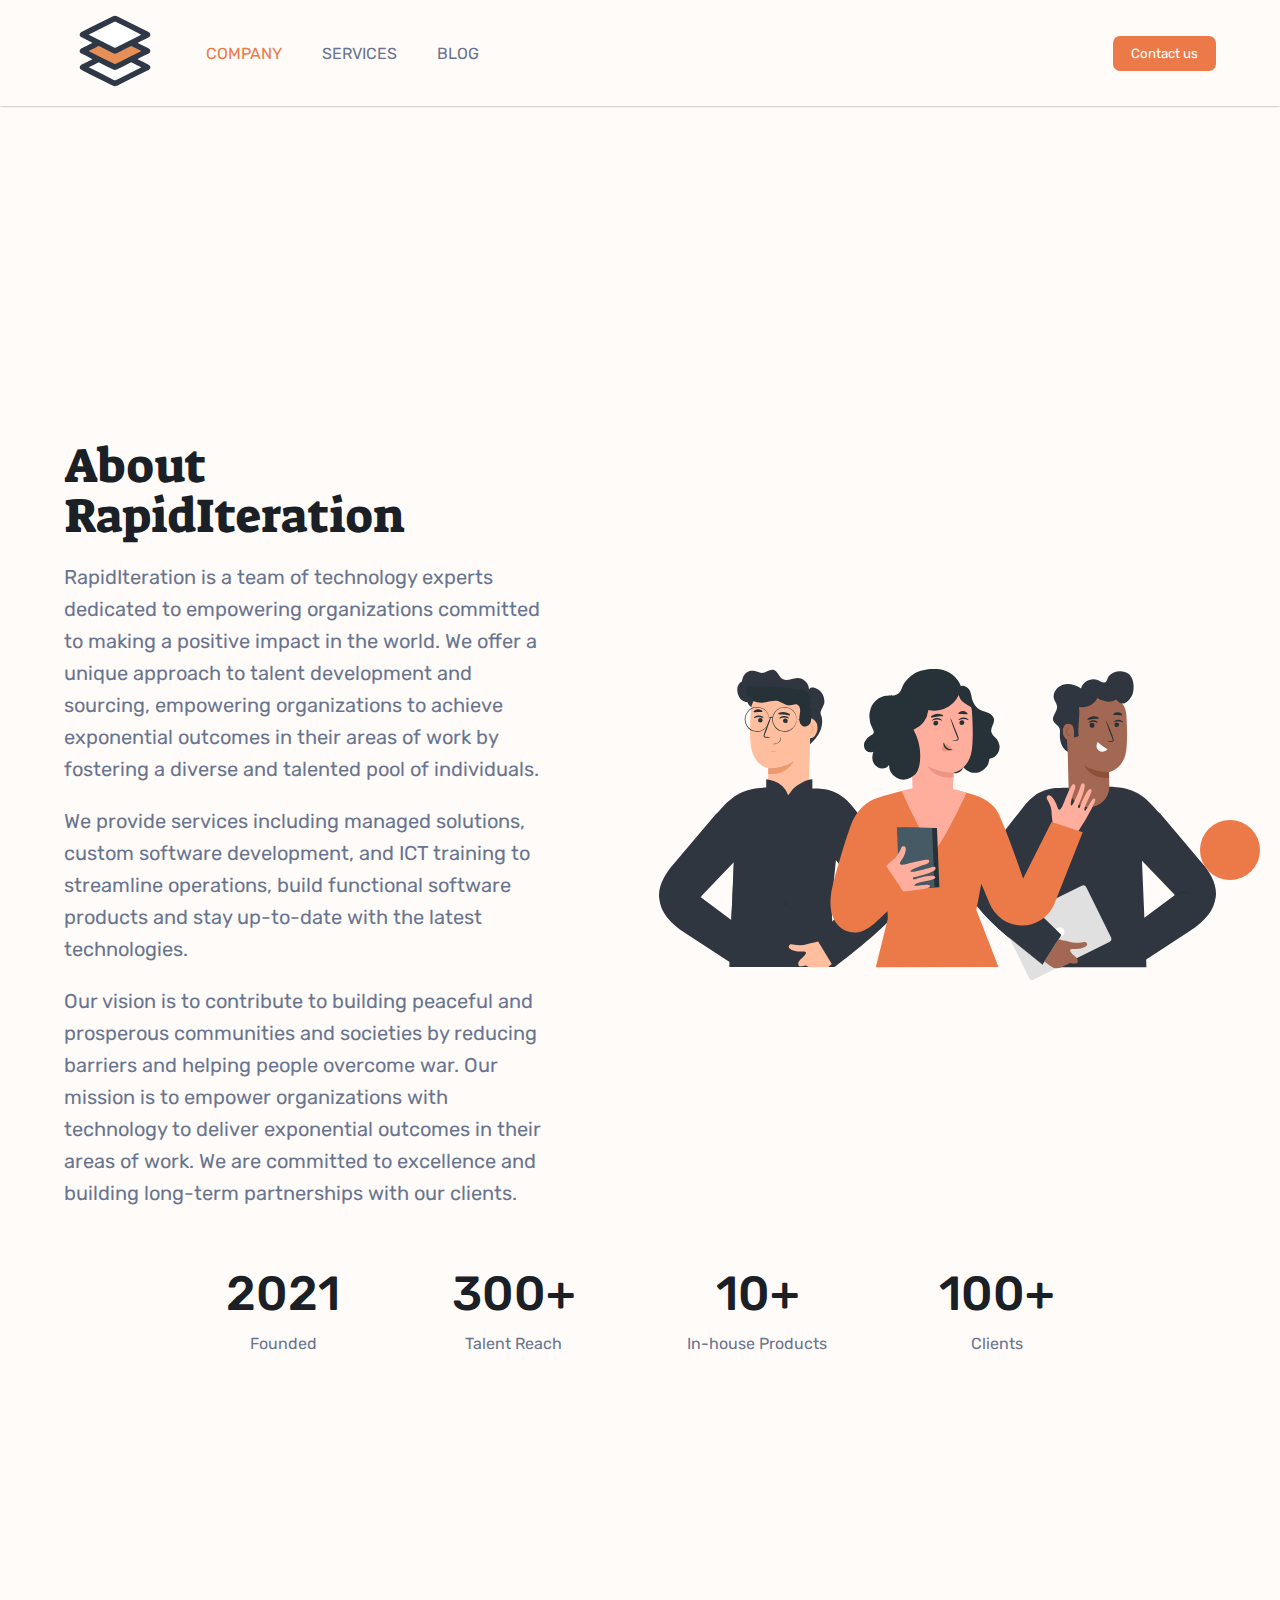
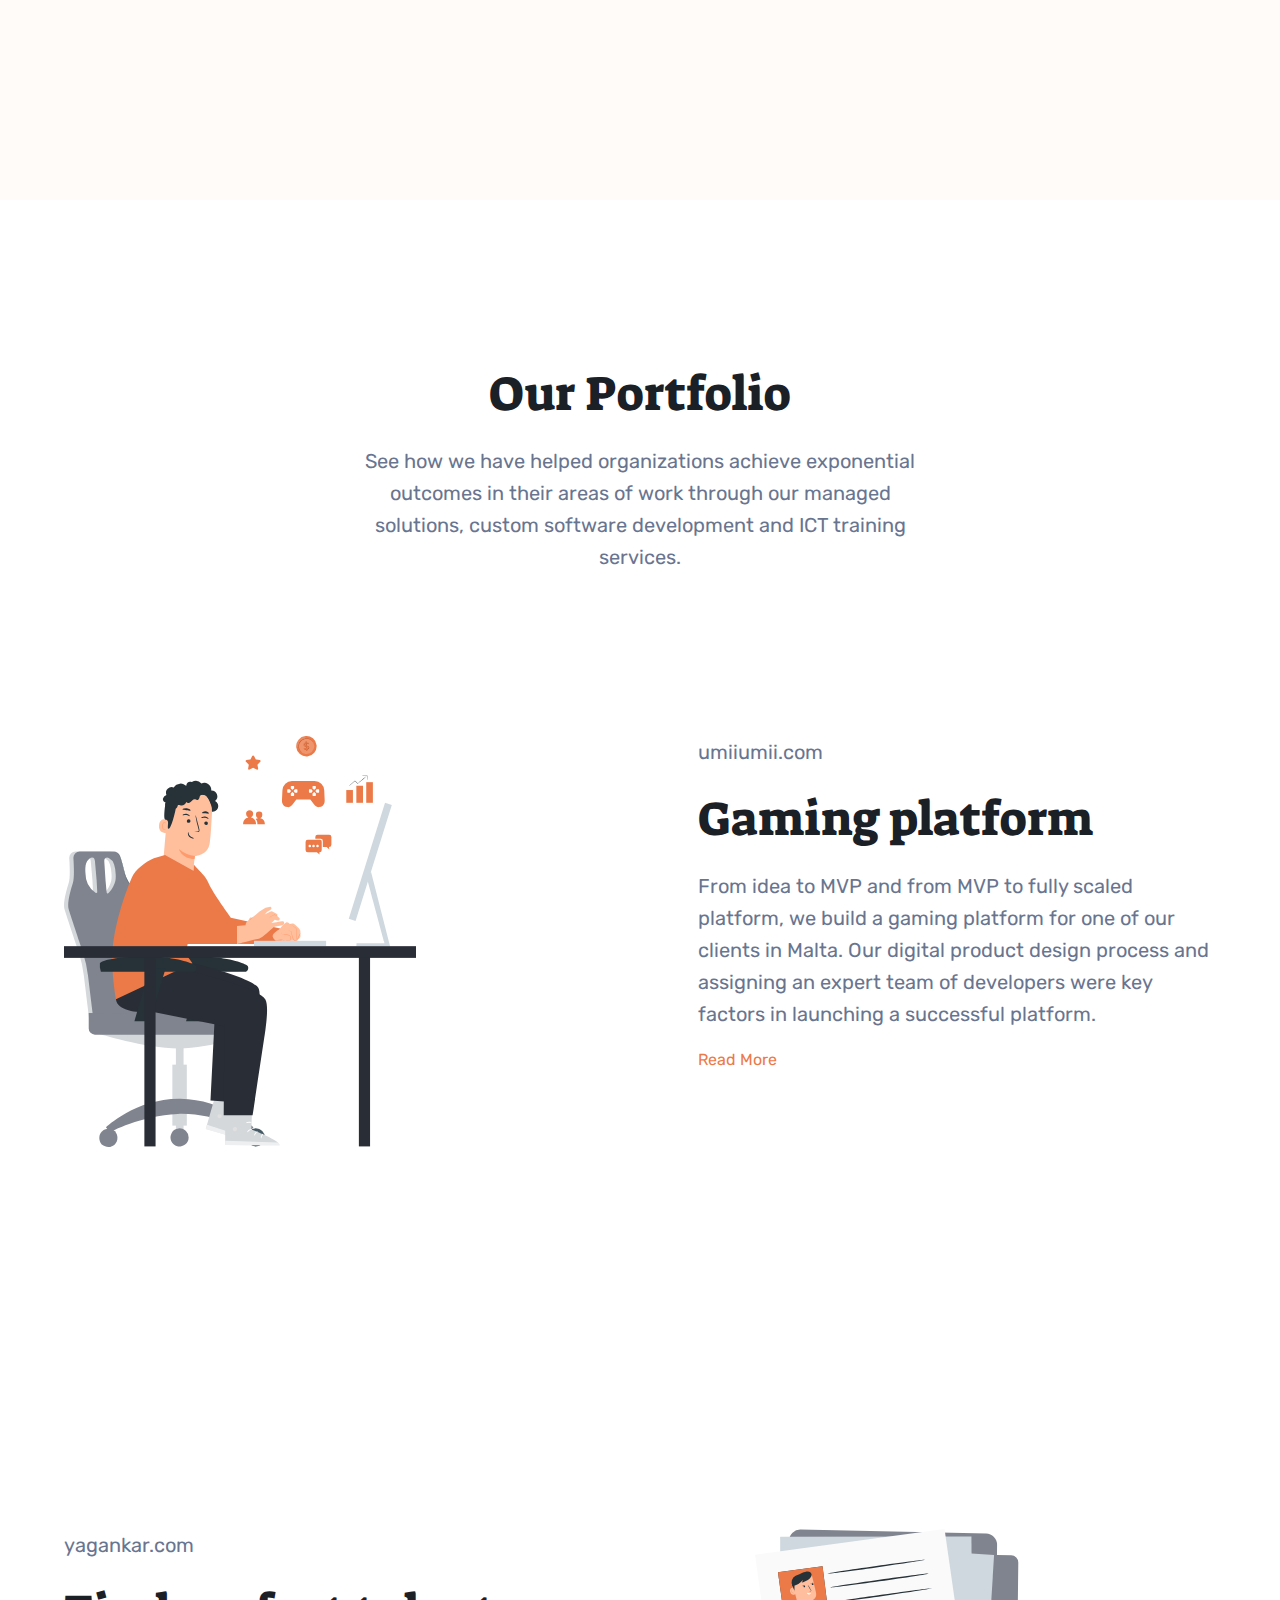
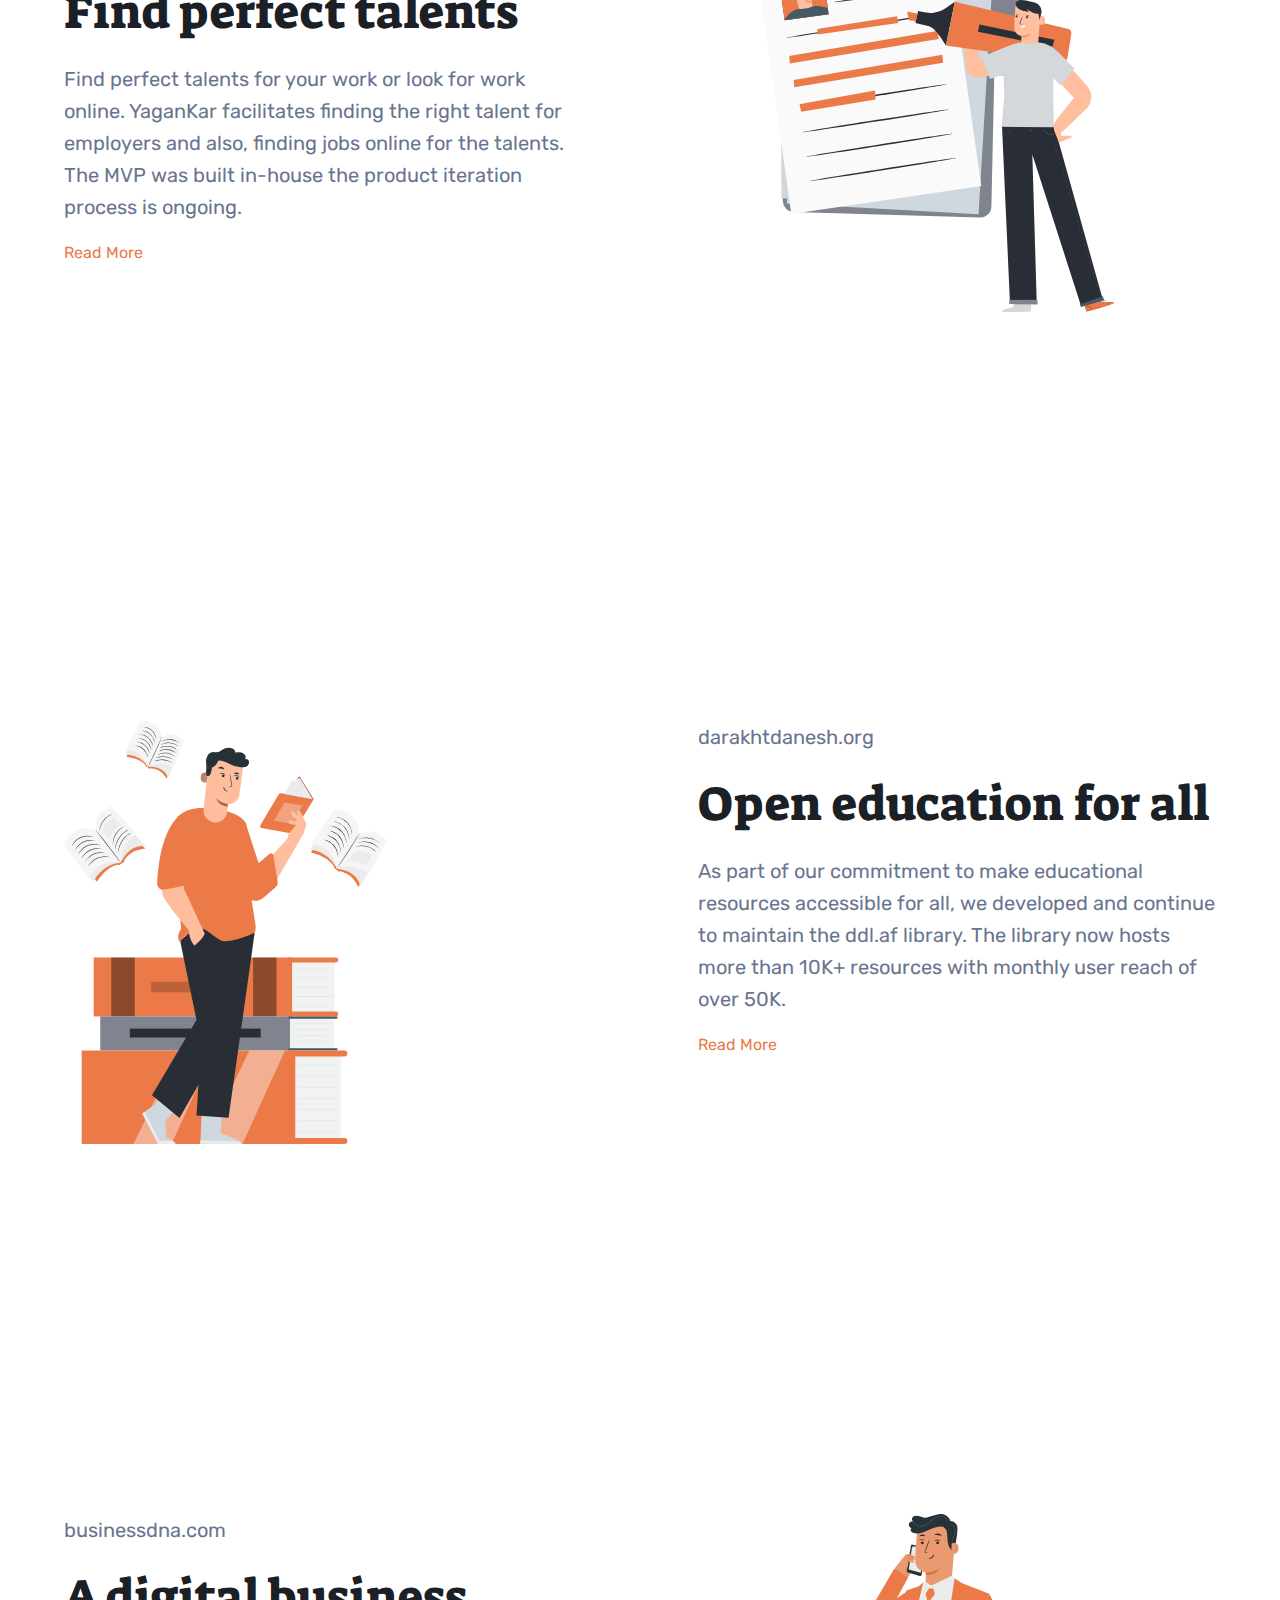
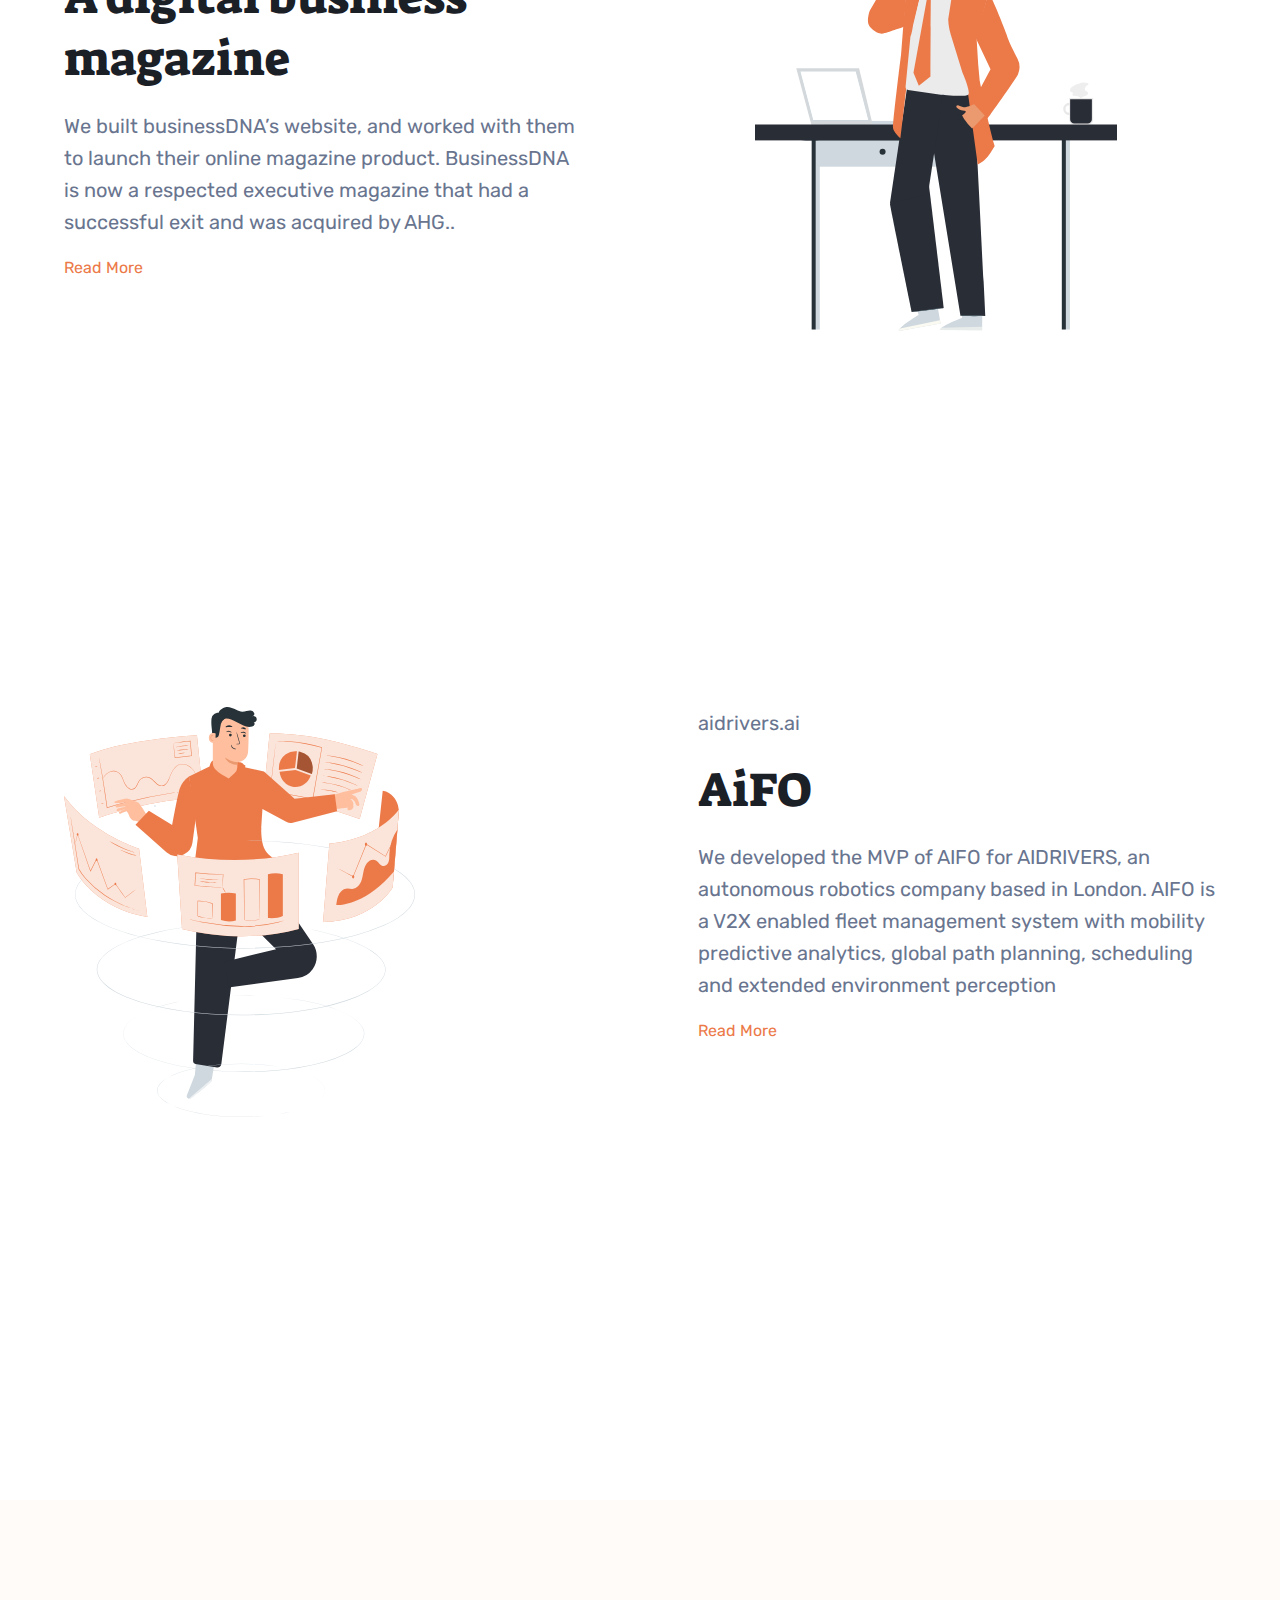
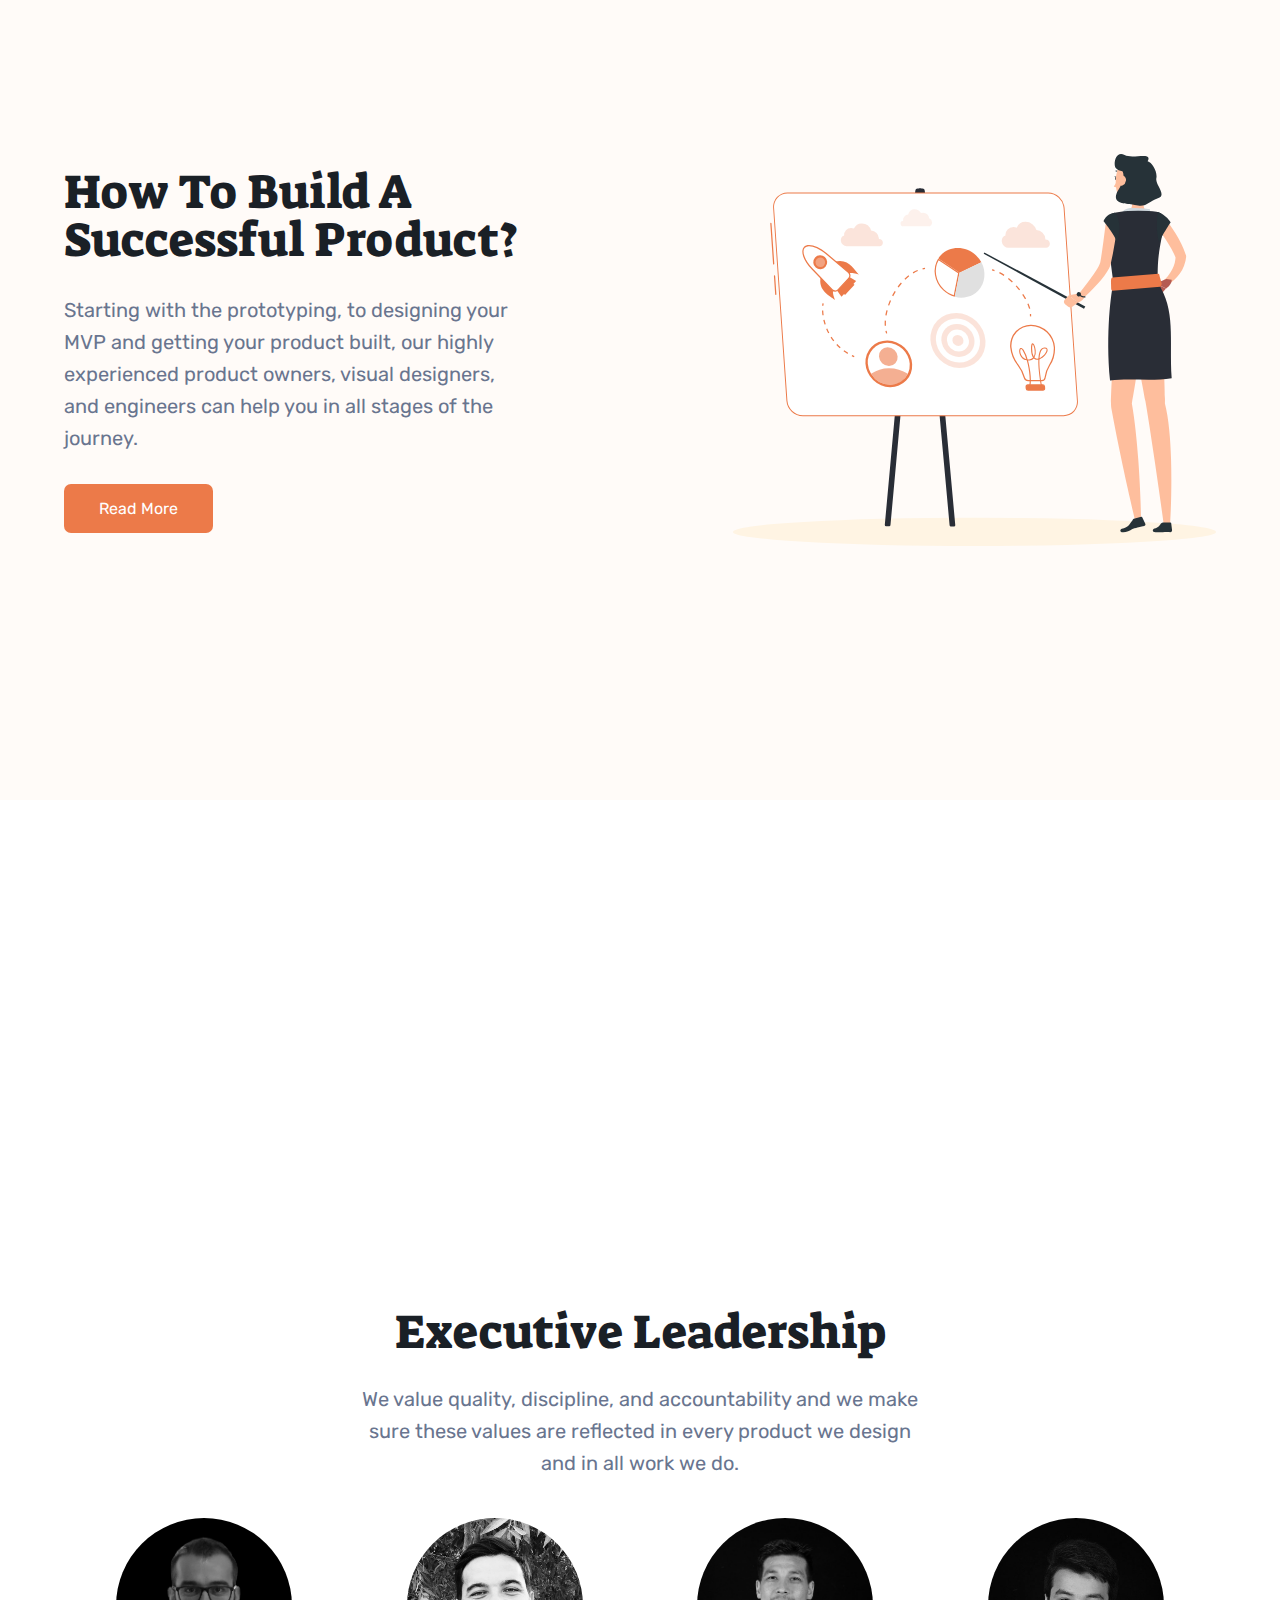
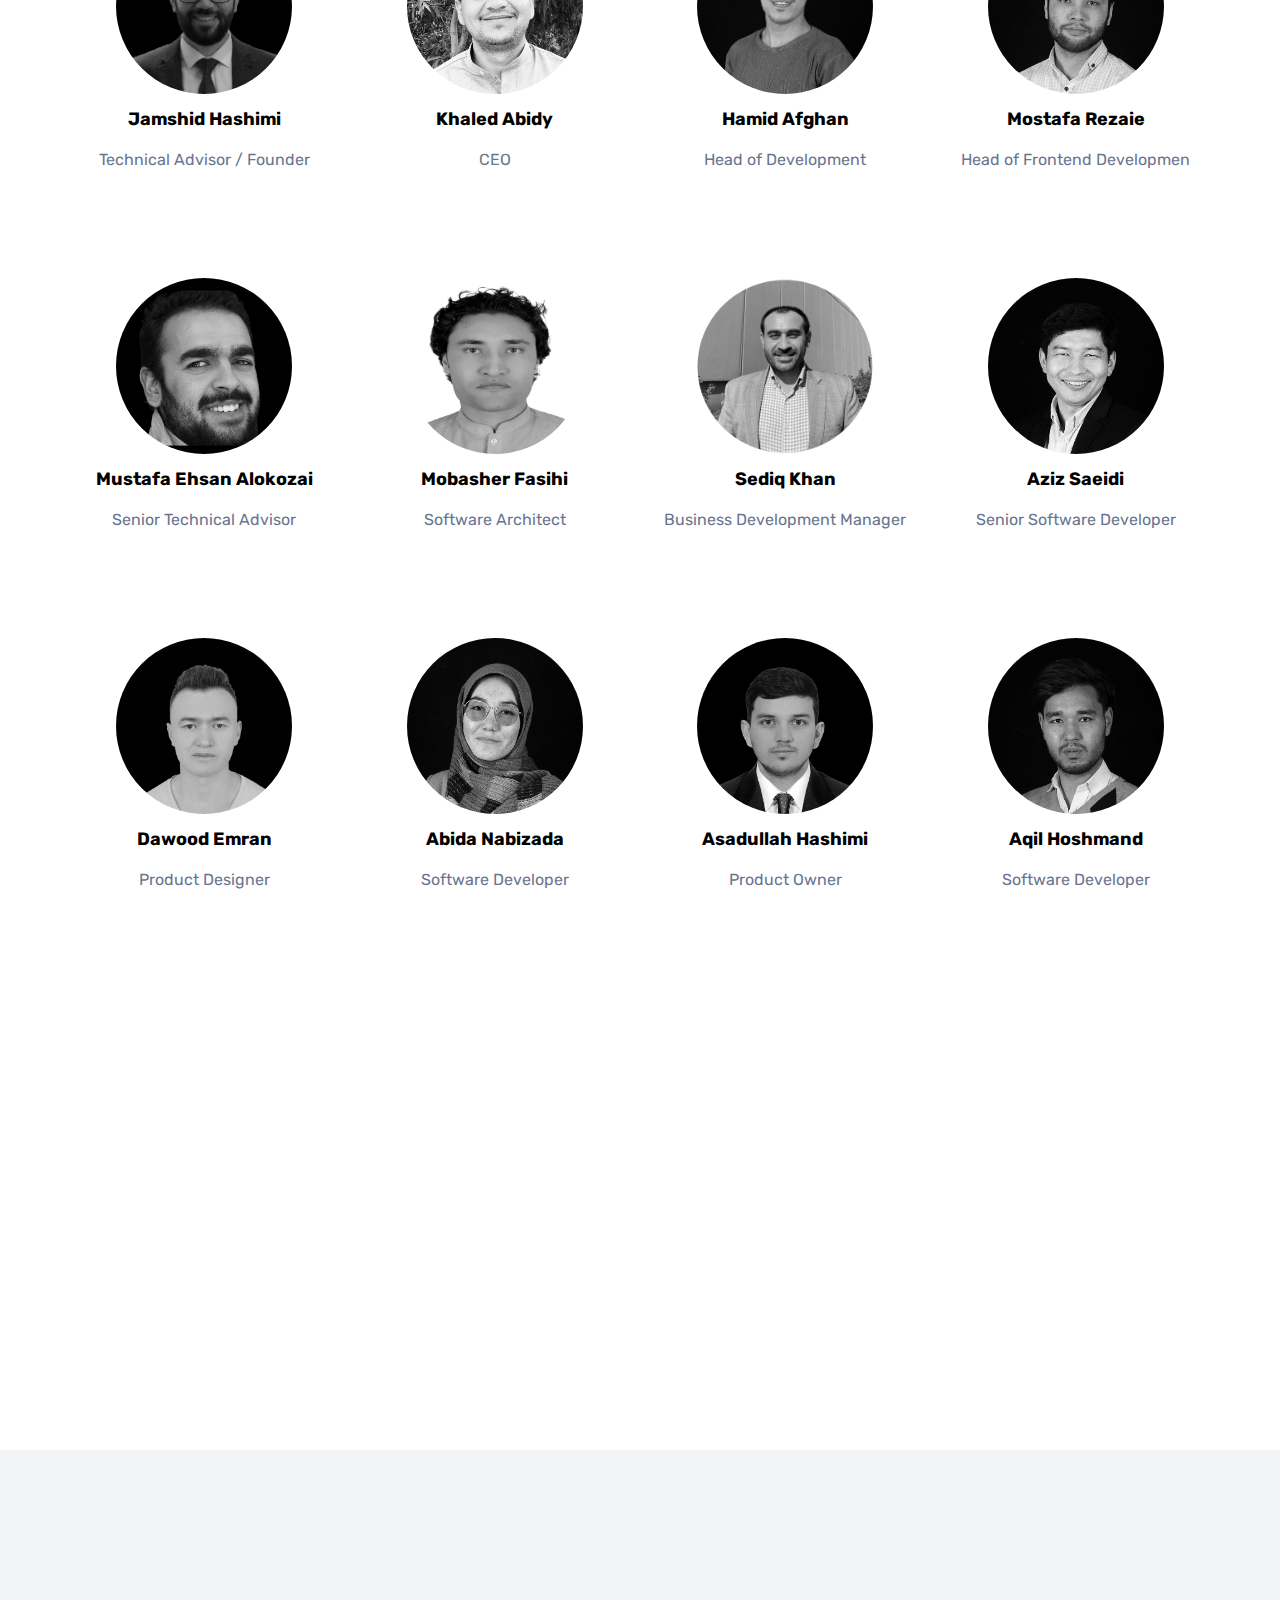
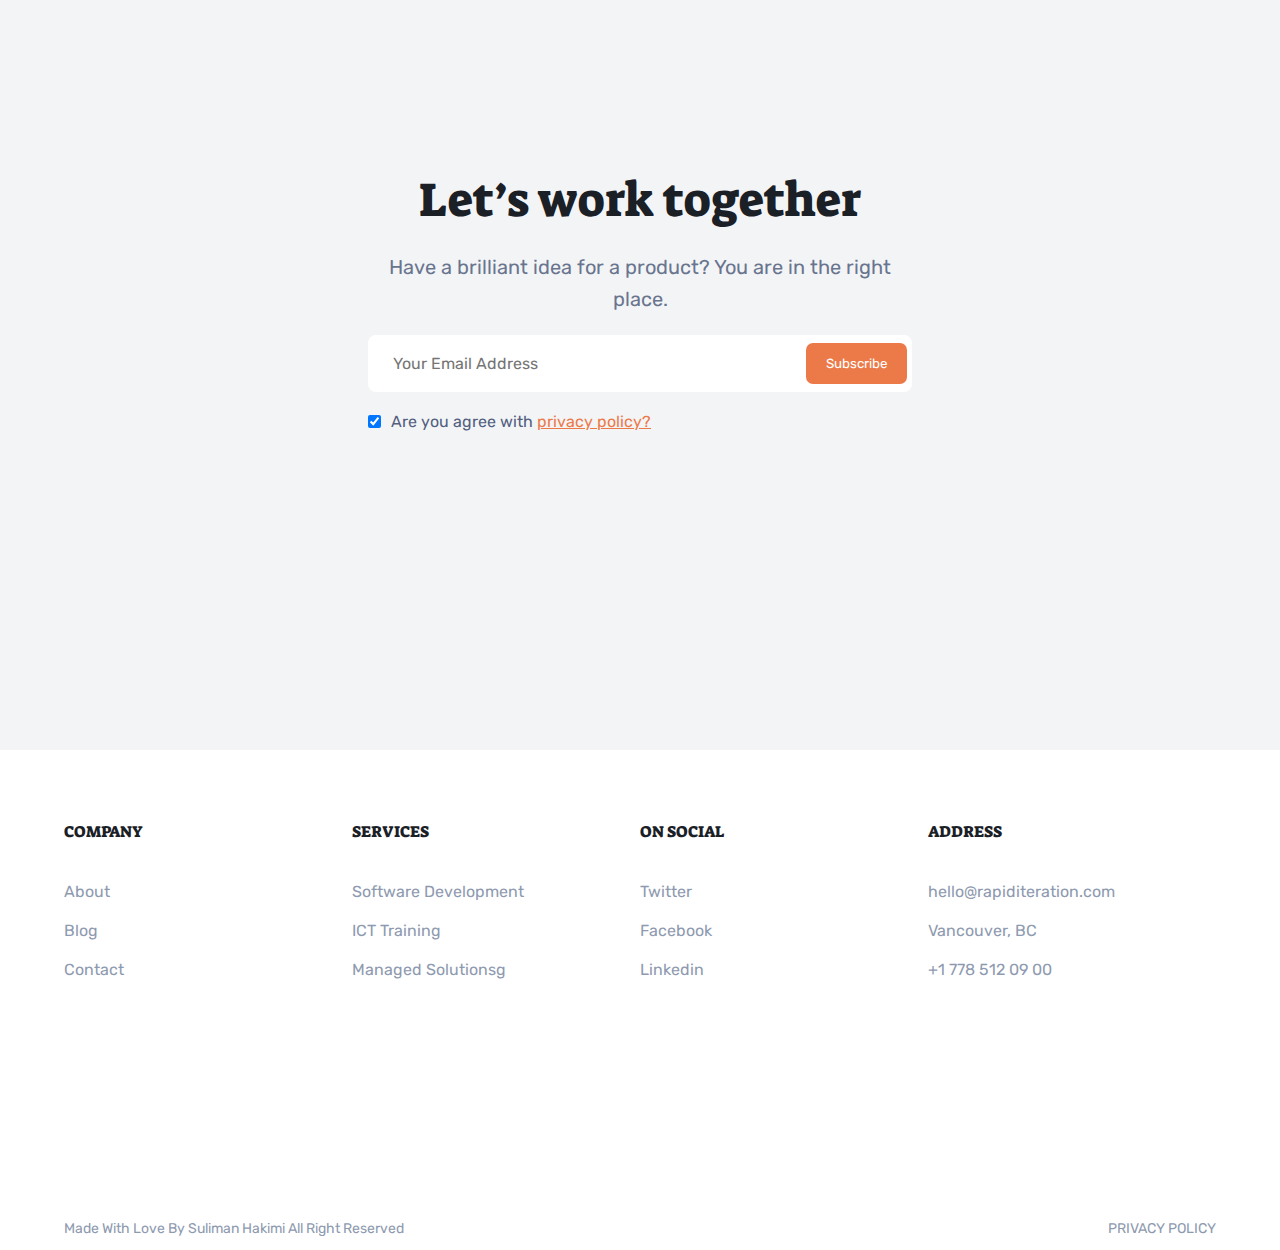
<file: html/company.html>
<!DOCTYPE html>
<html lang="en">
  <head>
    <meta charset="UTF-8" />
    <meta name="viewport" content="width=device-width, initial-scale=1.0" />
    <title>Document</title>
    <link rel="stylesheet" href="../styles/style.css" />
    <link
    rel="stylesheet"
    href="https://cdnjs.cloudflare.com/ajax/libs/font-awesome/6.5.1/css/all.min.css"
    integrity="sha512-DTOQO9RWCH3ppGqcWaEA1BIZOC6xxalwEsw9c2QQeAIftl+Vegovlnee1c9QX4TctnWMn13TZye+giMm8e2LwA=="
    crossorigin="anonymous"
    referrerpolicy="no-referrer"
  />
  </head>
  <body>
    <div class="continair">
      <header>
        <nav>
          <div class="w-div padding">
            <ul>
              <li>
                <a href="../index.html"><img
                  class="nav-img"
                  src="../rapidIterationChallenge/rapid-iteration-icon-logo.svg"
                  alt=""
                /></a>
              </li>
              <li ><a class="onThisPage" href="./company.html">COMPANY</a></li>
              <li><a href="./services.html">SERVICES</a></li>
              <li><a href="">BLOG</a></li>
            </ul>
            <button class="nav-btn btn-primary">Contact us</button>
          </div>
        </nav>
      </header>
      <main>
<section class="company-page-1-sec">
    <div class="padding company-page-1">
        <div class="company-page-1-img-contect">
            <div class="company-page-1-cc-card"><div class="company-page-1-content">
                <h1 class="page-1-title company-page-1-title">
                    About RapidIteration
                </h1>
                <p class="page-1-p p">
                    RapidIteration is a team of technology experts dedicated to empowering organizations committed to making a positive impact in the world. We offer a unique approach to talent development and sourcing, empowering organizations to achieve exponential outcomes in their areas of work by fostering a diverse and talented pool of individuals.
                </p>
                <p class="p">
                    
                    We provide services including managed solutions, custom software development, and ICT training to streamline operations, build functional software products and stay up-to-date with the latest technologies.
                </p>
                <p class="p">
                    Our vision is to contribute to building peaceful and prosperous communities and societies by reducing barriers and helping people overcome war. Our mission is to empower organizations with technology to deliver exponential outcomes in their areas of work. We are committed to excellence and building long-term partnerships with our clients.
                </p>
                
              </div>
              <div class="company-page-1-img-div">
                <img src="../rapidIterationChallenge/image-4.svg" alt="" />
              </div>
            </div>
           
            
        </div>
        <div class="company-page-1-bottom-div">
            <div class="company-page-1-bottom"><h2>2021</h2>
            <span>Founded</span></div>
            <div class="company-page-1-bottom"><h2>300+</h2>
            <span>Talent Reach</span></div>
          <div  div class="company-page-1-bottom"><h2>10+</h2>
            <span>In-house Products</span></div>
            <div class="company-page-1-bottom"><h2>100+</h2>
            <span>Clients</span></div>        </div>
    </div>
</section>
<section class="company-page-2-sec">
    <div class="padding company-page-2">
<div class="company-page-2-top">
    <h1 class="title">Our Portfolio
    </h1>
    <p class="p">See how we have helped organizations achieve exponential outcomes in their areas of work through our managed solutions, custom software development and ICT training services.</p>
</div>
<div class="company-page-1-card-bg">
    <div class="company-page-1-card-left"><img src="../rapidIterationChallenge/image-5.svg" alt=""></div>
    <div class="company-page-1-card-right">
        <a href="" class="p">umiiumii.com</a>
        <h1 class="title">Gaming platform</h1>
        <p class="p">From idea to MVP and from MVP to fully scaled platform, we build a gaming platform for one of our clients in Malta. Our digital product design process and assigning an expert team of developers were key factors in launching a successful platform.</p>
   <a class="page-2-bottom-link">Read More <i class="fa-solid fa-arrow-right"></i>
   </a>
    </div>
</div >
<div class="company-page-1-card-bg">
    <div class="company-page-1-card-left"><img src="../rapidIterationChallenge/image-6.svg" alt=""></div>
    <div class="company-page-1-card-right">
        <a href="" class="p">yagankar.com</a>
        <h1 class="title">Find perfect talents</h1>
        <p class="p">Find perfect talents for your work or look for work online. YaganKar facilitates finding the right talent for employers and also, finding jobs online for the talents. The MVP was built in-house the product iteration process is ongoing.</p>
   <a class="page-2-bottom-link">Read More <i class="fa-solid fa-arrow-right"></i>
   </a>
    </div>
</div><div class="company-page-1-card-bg">
    <div class="company-page-1-card-left"><img src="../rapidIterationChallenge/image-7.svg" alt=""></div>
    <div class="company-page-1-card-right">
        <a href="" class="p">darakhtdanesh.org</a>
        <h1 class="title">Open education for all</h1>
        <p class="p">As part of our commitment to make educational resources accessible for all, we developed and continue to maintain the ddl.af library. The library now hosts more than 10K+ resources with monthly user reach of over 50K.</p>
   <a class="page-2-bottom-link">Read More <i class="fa-solid fa-arrow-right"></i>
   </a>
    </div>
</div><div class="company-page-1-card-bg">
    <div class="company-page-1-card-left"><img src="../rapidIterationChallenge/image-8.svg" alt=""></div>
    <div class="company-page-1-card-right">
        <a href="" class="p">businessdna.com</a>
        <h1 class="title">A digital business magazine</h1>
        <p class="p">We built businessDNA’s website, and worked with them to launch their online magazine product. BusinessDNA is now a respected executive magazine that had a successful exit and was acquired by AHG..</p>
   <a class="page-2-bottom-link">Read More <i class="fa-solid fa-arrow-right"></i>
   </a>
    </div>
</div><div class="company-page-1-card-bg">
    <div class="company-page-1-card-left"><img src="../rapidIterationChallenge/image-9.svg" alt=""></div>
    <div class="company-page-1-card-right">
        <a href="" class="p">aidrivers.ai</a>
        <h1 class="title">AiFO</h1>
        <p class="p">We developed the MVP of AIFO for AIDRIVERS, an autonomous robotics company based in London. AIFO is a V2X enabled fleet management system with mobility predictive analytics, global path planning, scheduling and extended environment perception</p>
   <a class="page-2-bottom-link">Read More <i class="fa-solid fa-arrow-right"></i>
   </a>
    </div>
</div>
    </div>
</section>
<section class="company-page-3-sec">
    <div class="padding company-page-3">
        <div class=" page-3-content">
            <h1 class="page-1-title title-page-3">
                How To Build A Successful Product?

            </h1>
            <p class="page-1-p p">
                Starting with the prototyping, to designing your MVP and getting your product built, our highly experienced product owners, visual designers, and engineers can help you in all stages of the journey.
            </p>
            <button class="btn-primary-v2">
              Read More
            </button>
          </div>
          <div class="page1-img-div">
            <img src="../rapidIterationChallenge/image-10.svg" alt="" />
          </div>
    </div>
</section>

<section class="company-page-5-sec">
    <div class="padding company-page-5">
        <div class="company-page-2-top company-page-5-top">
            <h1 class="title">Executive Leadership
            </h1>
            <p class="p">We value quality, discipline, and accountability and we make sure these values are reflected in every product we design and in all work we do.</p>
        </div>
        <div class="company-page-5-leadership-card-lists">
            <div class="company-page-5-leadership-card">
                <img class="company-page-5-leadership-card-img" src="../rapidIterationChallenge/jamshid.jpg" alt="">
                <h1 class="title-card-page-5">
                    Jamshid Hashimi</h1>
                    <p class="p">Technical Advisor / Founder</p>
                    <div class="company-page-5-leadership-card-icons">
                        <i class="fa-brands fa-linkedin"></i>
                        <i class="fa-brands fa-twitter"></i>
                    </div>
            </div>
            <div class="company-page-5-leadership-card">
                <img class="company-page-5-leadership-card-img" src="../rapidIterationChallenge/khaled-abedy.jpg" alt="">
                <h1 class="title-card-page-5">Khaled Abidy</h1>
                    <p class="p">CEO</p>
                    <div class="company-page-5-leadership-card-icons">
                        <i class="fa-brands fa-linkedin"></i>
                        <i class="fa-brands fa-twitter"></i>
                    </div>
            </div> <div class="company-page-5-leadership-card">
                <img class="company-page-5-leadership-card-img" src="../rapidIterationChallenge/hamid.jpg" alt="">
                <h1 class="title-card-page-5">Hamid Afghan</h1>
                    <p class="p">Head of Development</p>
                    <div class="company-page-5-leadership-card-icons">
                        <i class="fa-brands fa-linkedin"></i>
                        <i class="fa-brands fa-twitter"></i>
                    </div>
            </div> <div class="company-page-5-leadership-card">
                <img class="company-page-5-leadership-card-img" src="../rapidIterationChallenge/mostafa-rezaie.jpg" alt="">
                <h1 class="title-card-page-5">Mostafa Rezaie</h1>
                    <p class="p">Head of Frontend Developmen</p>
                    <div class="company-page-5-leadership-card-icons">
                        <i class="fa-brands fa-linkedin"></i>
                        <i class="fa-brands fa-twitter"></i>
                    </div>
            </div> <div class="company-page-5-leadership-card">
                <img class="company-page-5-leadership-card-img" src="../rapidIterationChallenge/mustafa-ehsan.png" alt="">
                <h1 class="title-card-page-5">
                    Mustafa Ehsan Alokozai</h1>
                    <p class="p">Senior Technical Advisor</p>
                    <div class="company-page-5-leadership-card-icons">
                        <i class="fa-brands fa-linkedin"></i>
                        <i class="fa-brands fa-twitter"></i>
                    </div>
            </div> <div class="company-page-5-leadership-card">
                <img class="company-page-5-leadership-card-img" src="../rapidIterationChallenge/mobasher.jpeg" alt="">
                <h1 class="title-card-page-5">Mobasher Fasihi</h1>
                    <p class="p">Software Architect</p>
                    <div class="company-page-5-leadership-card-icons">
                        <i class="fa-brands fa-linkedin"></i>
                        <i class="fa-brands fa-twitter"></i>
                    </div>
            </div> <div class="company-page-5-leadership-card">
                <img class="company-page-5-leadership-card-img" src="../rapidIterationChallenge/sediq.png" alt="">
                <h1 class="title-card-page-5">Sediq Khan</h1>
                    <p class="p">Business Development Manager</p>
                    <div class="company-page-5-leadership-card-icons">
                        <i class="fa-brands fa-linkedin"></i>
                        <i class="fa-brands fa-twitter"></i>
                    </div>
            </div> <div class="company-page-5-leadership-card">
                <img class="company-page-5-leadership-card-img" src="../rapidIterationChallenge/aziz.jpg" alt="">
                <h1 class="title-card-page-5">Aziz Saeidi</h1>
                    <p class="p">Senior Software Developer</p>
                    <div class="company-page-5-leadership-card-icons">
                        <i class="fa-brands fa-linkedin"></i>
                        <i class="fa-brands fa-twitter"></i>
                    </div>
            </div> <div class="company-page-5-leadership-card">
                <img class="company-page-5-leadership-card-img" src="../rapidIterationChallenge/dawood-emran.jpg" alt="">
                <h1 class="title-card-page-5">Dawood Emran</h1>
                    <p class="p">Product Designer</p>
                    <div class="company-page-5-leadership-card-icons">
                        <i class="fa-brands fa-linkedin"></i>
                        <i class="fa-brands fa-twitter"></i>
                    </div>
            </div> <div class="company-page-5-leadership-card">
                <img class="company-page-5-leadership-card-img" src="../rapidIterationChallenge/abida.jpg" alt="">
                <h1 class="title-card-page-5">Abida Nabizada</h1>
                    <p class="p">Software Developer</p>
                    <div class="company-page-5-leadership-card-icons">
                        <i class="fa-brands fa-linkedin"></i>
                        <i class="fa-brands fa-twitter"></i>
                    </div>
            </div> <div class="company-page-5-leadership-card">
                <img class="company-page-5-leadership-card-img" src="../rapidIterationChallenge/asadullah-hashimi.jpg" alt="">
                <h1 class="title-card-page-5">Asadullah Hashimi</h1>
                    <p class="p">Product Owner</p>
                    <div class="company-page-5-leadership-card-icons">
                        <i class="fa-brands fa-linkedin"></i>
                        <i class="fa-brands fa-twitter"></i>
                    </div>
            </div> <div class="company-page-5-leadership-card">
                <img class="company-page-5-leadership-card-img" src="../rapidIterationChallenge/aqil.jpg" alt="">
                <h1 class="title-card-page-5">Aqil Hoshmand</h1>
                    <p class="p">Software Developer</p>
                    <div class="company-page-5-leadership-card-icons">
                        <i class="fa-brands fa-linkedin"></i>
                        <i class="fa-brands fa-twitter"></i>
                    </div>
            </div>
        </div>
    </div>
</section>
<section class="company-page-6-sec">
    <div class="padding company-page-6">
    </div>
</section>
        <section class="conatct-footer-sec">
            <div class="padding conatct-footer">
              <h1 class="title">Let’s work together</h1>
              <p class="p">
                Have a brilliant idea for a product? You are in the right place.
              </p>
              <div>
                <div class="footer-contact-subscrie-inp">
                  <input
                    type="text"
                    placeholder="Your Email Address"
                    name=""
                    id=""
                  /><button class="btn-primary">Subscribe</button>
                </div>
                <div class="footer-contact-privacy">
                  <input type="checkbox" id="checkbox" checked /><label
                    for="checkbox"
                    class="fopter-check-label"
                    >Are you agree with
                    <a href="" class="privacy">privacy policy?</a></label
                  >
                </div>
              </div>
            </div>
          </section>
      </main>
      <footer>
        <div class="padding footer-div">
          <div class="footer-list-top">
            <div class="column-footer-content">
              <h5 class="title">COMPANY</h5>
              <ul>
                <li>About</li>
                <li>Blog</li>
                <li>Contact</li>
              </ul>
            </div>
            <div class="column-footer-content">
              <h5 class="title">SERVICES</h5>
              <ul>
                <li>Software Development</li>
                <li>ICT Training</li>
                <li>Managed Solutionsg</li>
              </ul>
            </div>
            <div class="column-footer-content">
              <h5 class="title">ON SOCIAL</h5>
              <ul>
                <li>Twitter</li>
                <li>Facebook</li>
                <li>Linkedin</li>
              </ul>
            </div>
            <div class="column-footer-content">
              <h5 class="title">ADDRESS</h5>
              <ul>
                <li>hello@rapiditeration.com</li>
                <li>Vancouver, BC</li>
                <li>+1 778 512 09 00</li>
              </ul>
            </div>
          </div>
          <div class="bottom-footer">
            <p class="footer-bottom-p">
              Made With Love By Suliman Hakimi All Right Reserved
            </p>
            <a>PRIVACY POLICY </a>
          </div>
        </div>
      </footer>
    </div>
    <button class="live-chat"><i class="fa-solid fa-headset"></i></button>
    </div>
  </body>
</html>
</file>
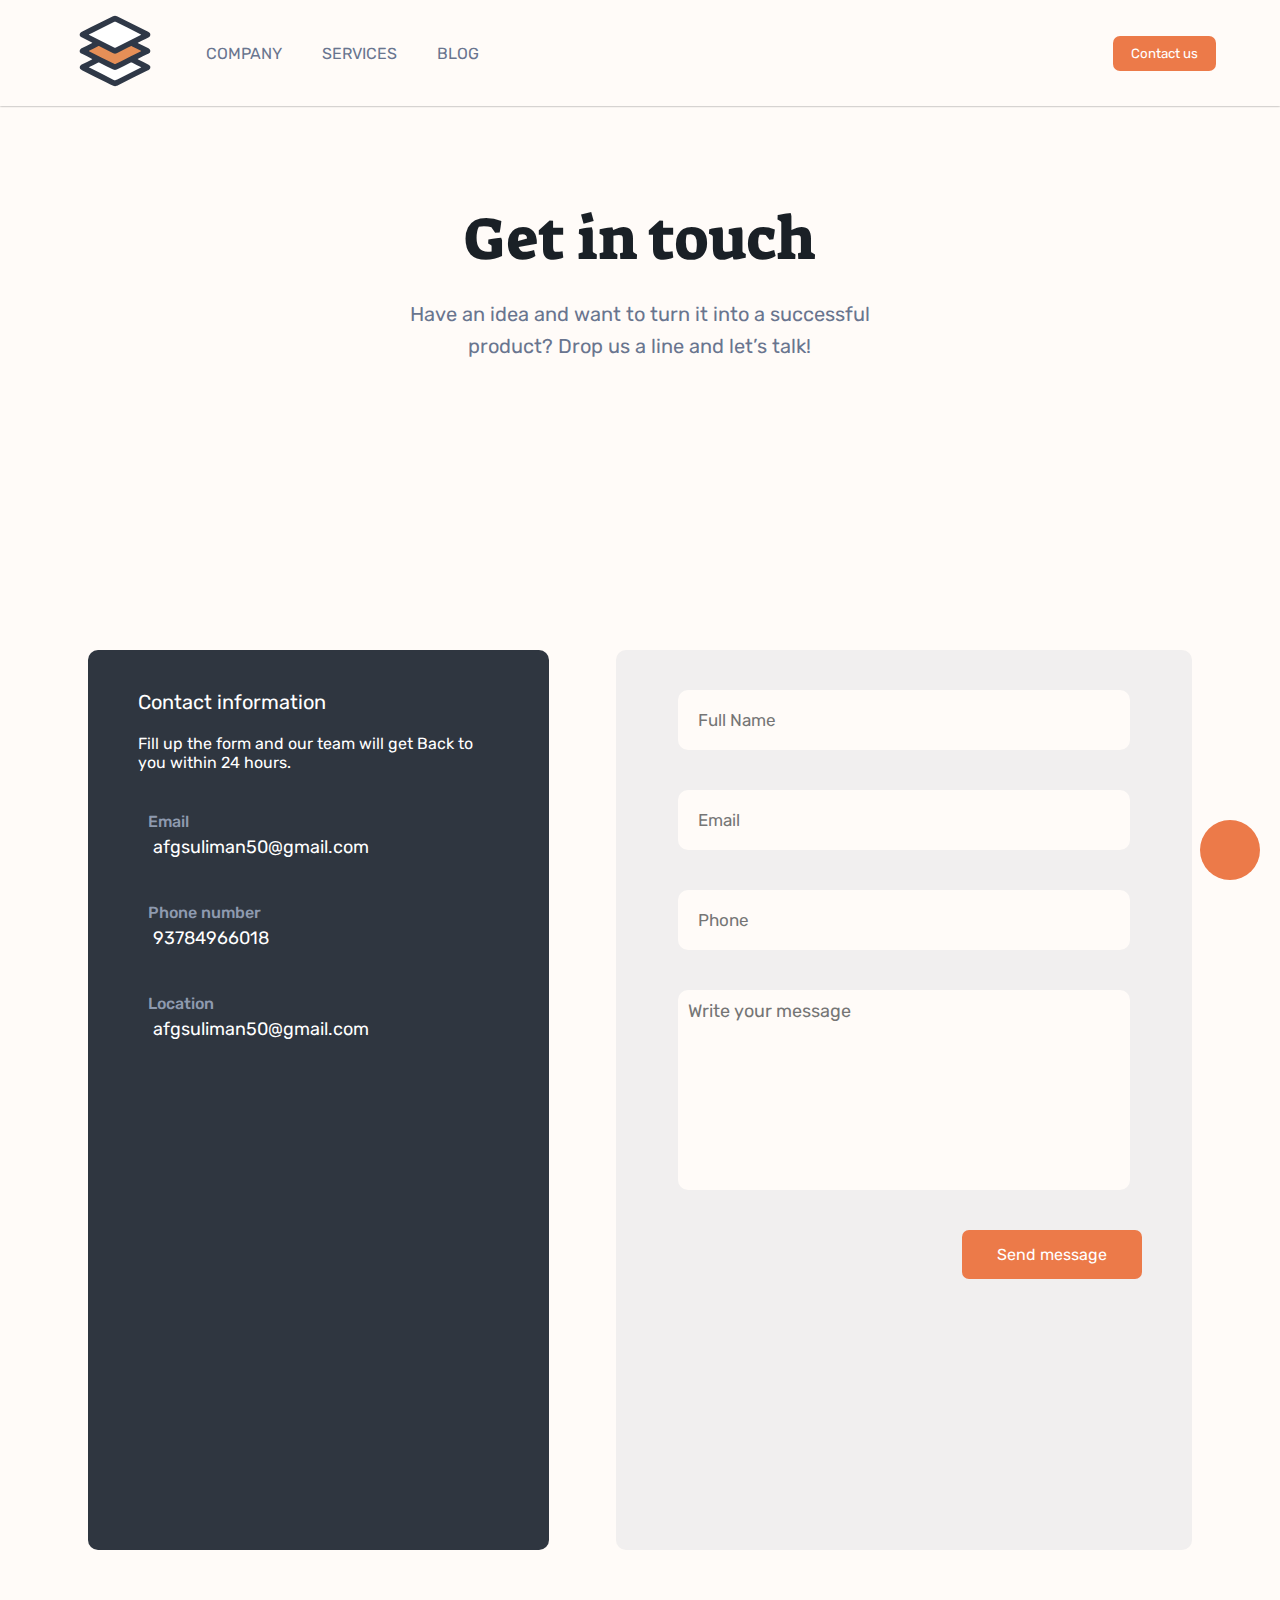
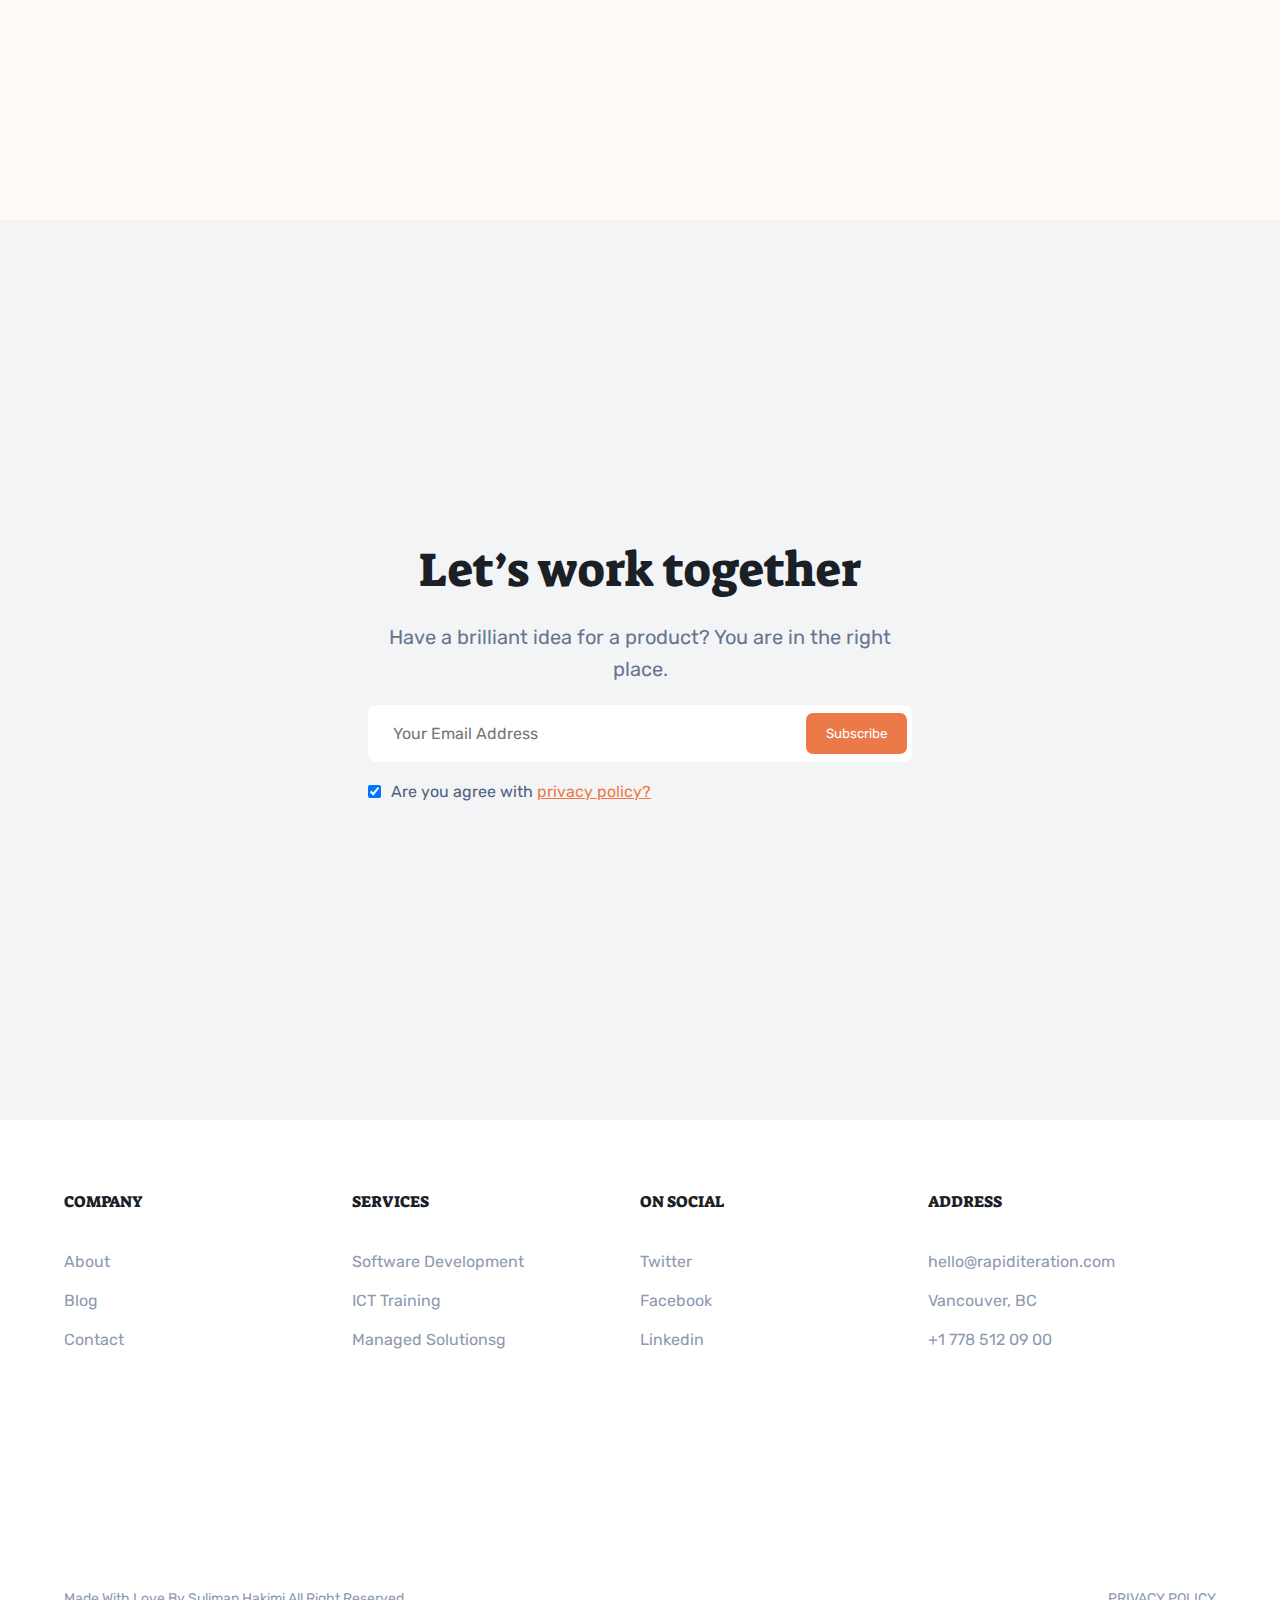
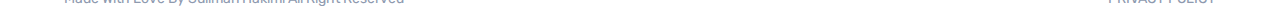
<file: html/contct.html>
<!DOCTYPE html>
<html lang="en">
  <head>
    <meta charset="UTF-8" />
    <meta name="viewport" content="width=device-width, initial-scale=1.0" />
    <title>Document</title>
    <link rel="stylesheet" href="../styles/style.css" />
    <link
      rel="stylesheet"
      href="https://cdnjs.cloudflare.com/ajax/libs/font-awesome/6.5.1/css/all.min.css"
      integrity="sha512-DTOQO9RWCH3ppGqcWaEA1BIZOC6xxalwEsw9c2QQeAIftl+Vegovlnee1c9QX4TctnWMn13TZye+giMm8e2LwA=="
      crossorigin="anonymous"
      referrerpolicy="no-referrer"
    />
  </head>
  <body>
    <div class="continair">
      <header>
        <nav>
          <div class="w-div padding">
            <ul>
              <li>
                <a href="../index.html">
                  <img
                    class="nav-img"
                    src="../rapidIterationChallenge/rapid-iteration-icon-logo.svg"
                    alt=""
                  />
                </a>
              </li>
              <li><a href="./company.html">COMPANY</a></li>
              <li><a href="./services.html">SERVICES</a></li>
              <li><a href=".">BLOG</a></li>
            </ul>
            <button class="nav-btn btn-primary">
              <a href="./contct.html">Contact us</a>
            </button>
          </div>
        </nav>
      </header>
      <main>
       <section class="contact">
        <div class="padding">
            <div class="padding page-2-contact">
                <div class="page-2-top-contact">
                  <h1 class="page-2-h1">Get in touch
                </h1>
                  <p class="p">
                    Have an idea and want to turn it into a successful product?
Drop us a line and let’s talk!
                  </p>
                  
                </div>
                
        </div>
       </section>
       <section>
        <div class="padding cards">
            <div class="card-contact">
                <div class="left-contact">
<div class="top-left">
    <p class="title-top-left">Contact information
</p>
    <p>Fill up the form and our team will get Back to you within 24 hours.</p>  
    <div class="socils-ttp">
        <div class="socils">
            <i class="fa-regular fa-envelope"></i>
            <div>
                <label for="">Email</label>
                <a href="">afgsuliman50@gmail.com</a>
            </div>
        </div>
        <div class="socils">
            <i class="fa-solid fa-phone-flip"></i>
                    <div>
                <label for="">Phone number
                </label>
                <a href="">93784966018</a>
            </div>
        </div><div class="socils">
            <i class="fa-solid fa-location-dot"></i>
            <div>
                <label for="">Location</label>
                <a href="">afgsuliman50@gmail.com</a>
            </div>
        </div>
    </div>
</div>
<div class="icons">
    <i class="fa-brands fa-facebook-f"></i><i class="fa-brands fa-instagram"></i><i class="fa-brands fa-twitter"></i><i class="fa-brands fa-linkedin"></i>
</div>
                </div>
                <div class="right-contact">
                    <input type="text" placeholder="Full Name">
                    <input type="text" placeholder="Email">
                    <input type="number" placeholder="Phone">
                    <textarea name="" id="" placeholder="Write your message" cols="63" rows="10"></textarea>
              <button class="btn-primary-v2">Send message</button>
                </div>
            </div>  
        </div>
       </section>
        <section class="conatct-footer-sec">
          <div class="padding conatct-footer">
            <h1 class="title">Let’s work together</h1>
            <p class="p">
              Have a brilliant idea for a product? You are in the right place.
            </p>
            <div>
              <div class="footer-contact-subscrie-inp">
                <input
                  type="text"
                  placeholder="Your Email Address"
                  name=""
                  id=""
                /><button class="btn-primary">Subscribe</button>
              </div>
              <div class="footer-contact-privacy">
                <input type="checkbox" id="checkbox" checked /><label
                  for="checkbox"
                  class="fopter-check-label"
                  >Are you agree with
                  <a href="" class="privacy">privacy policy?</a></label
                >
              </div>
            </div>
          </div>
        </section>
      </main>
      <footer>
        <div class="padding footer-div">
          <div class="footer-list-top">
            <div class="column-footer-content">
              <h5 class="title">COMPANY</h5>
              <ul>
                <li>About</li>
                <li>Blog</li>
                <li>Contact</li>
              </ul>
            </div>
            <div class="column-footer-content">
              <h5 class="title">SERVICES</h5>
              <ul>
                <li>Software Development</li>
                <li>ICT Training</li>
                <li>Managed Solutionsg</li>
              </ul>
            </div>
            <div class="column-footer-content">
              <h5 class="title">ON SOCIAL</h5>
              <ul>
                <li>Twitter</li>
                <li>Facebook</li>
                <li>Linkedin</li>
              </ul>
            </div>
            <div class="column-footer-content">
              <h5 class="title">ADDRESS</h5>
              <ul>
                <li>hello@rapiditeration.com</li>
                <li>Vancouver, BC</li>
                <li>+1 778 512 09 00</li>
              </ul>
            </div>
          </div>
          <div class="bottom-footer">
            <p class="footer-bottom-p">
              Made With Love By Suliman Hakimi All Right Reserved
            </p>
            <a>PRIVACY POLICY </a>
          </div>
        </div>
      </footer>
    </div>
    <button class="live-chat"><i class="fa-solid fa-headset"></i></button>

  </body>
</html>
</file>
<file: styles/style.css>
@import url("https://fonts.googleapis.com/css2?family=Rubik:ital@0;1&display=swap");
@import url("https://fonts.googleapis.com/css2?family=Suez+One&display=swap");
* {
  padding: 0px;
  margin: 0%;
  box-sizing: border-box;
  font-family: "Rubik", sans-serif;
  scroll-margin-top: 100px;
}
ul {
  list-style: none;
}
a {
  text-decoration: none;
  color: #ffffff;
}
.live-chat {
  position: fixed;
  height: 60px;
  width: 60px;
  color: white;
  font-size: 30px;
  cursor: pointer;
  border-radius: 50%;
  background-color: #ec7a49;
  border: none;
  right: 20px;
  bottom: 20px;
}

.continair {
  background: #fffbf8;
  display: flex;
  flex-direction: column;
}
.padding {
  width: 90%;
  margin: 0px auto;
}

/* nave start */
header {
  position: fixed;
  width: 100%;
  background-color: #fffbf8;
  z-index: 20;
  box-shadow: 0px 0px 2px gray;
}
nav {
  position: relative;
}
.w-div {
  padding: 15px 0px;
  background-color: #fffbf8;
  display: flex;
  align-items: center;
  justify-content: space-between;
}

.btn-primary {
  padding: 10px 18px;
  border-radius: 7px;
  border: none;
  background: #ec7a49;
  color: white;
  cursor: pointer;
}
nav ul {
  display: flex;
  align-items: center;
  justify-content: center;
  gap: 40px;
}
nav ul li {
  cursor: pointer;
}
nav ul li a:hover {
  color: #ec7a49;
}
nav ul li a {
  color: #69758f;
}
.nav-img {
  width: 8vw;
  height: 8vh;
}

/* nav end */

/* first sec */
.page-1-sec {
  background-color: #fffbf8;
  margin-top: 30px;
}
.page-1 {
  display: flex;
  justify-content: space-between;
  height: 130vh;
  align-items: center;
}
.page1-content {
  display: flex;
  flex-direction: column;
  gap: 20px;
  align-items: start;
  width: 50%;
}
.page1-img-div {
  display: flex;
  justify-content: end;
}
.page-1-title {
  font-size: 3rem;
  font-family: "Suez One", serif;
  color: #1a2026;
}
.page-1-p,
.p {
  font-size: 20px;
  color: #69758f;
  line-height: 32px;
}
.page-1-title-underlined {
  position: relative;
  font-family: "Suez One", serif;
}
.page-1-title-underlined::after {
  content: "";
  position: absolute;
  border: 4px solid transparent;
  border-radius: 300%/100px 100px 0 0;
  border-top: 4px solid #ec7a49;
  bottom: -1.6rem;
  content: "";
  height: 1rem;
  left: 0;
  position: absolute;
  width: 100%;
}
.main-page-btn {
  padding: 14px 27px;
}
/* sec 2 */

.page-2-sec {
  background: #ffffff;
}
.page-2 {
  display: flex;
  justify-content: space-evenly;
  align-items: center;
  flex-direction: column;
  height: 120vh;
}
.page-2-top {
  text-align: center;
  width: 63%;
  margin: 0px auto;
}
.page-2-bottom {
  display: flex;
  justify-content: space-between;
  align-items: center;
  justify-content: center;
}
.page-2-h1,
.title {
  font-size: 3rem;
  margin-bottom: 20px;
  font-weight: 500;
  font-family: "Suez One", serif;
  color: #1a2026;
}
.page-2-bottom-card {
  width: 33%;
  padding: 0px 30px;
  display: flex;
  flex-direction: column;
  justify-content: space-between;
  height: 310px;
}
.page-2-bottom-card h1 {
  font-family: "Suez One", serif;
  font-size: 23px;
  font-weight: 500;
}
.border {
  border-left: 2px #f7e4d6 dashed;
  border-right: 2px #f8dfcc dashed;
}
.p-2 {
  font-size: 18px;
  line-height: 27px;
  color: #69758f;
}
.page-2-bottom-link,
.link-button {
  color: #ec7a49;
  display: flex;
  gap: 10px;
  align-items: center;
}
/* sec 2 end */
/* sec 3 */
.page-3-sec {
  background-color: #fffbf8;
}
.page-3 {
  height: 110vh;
  display: flex;
  flex-direction: column;
  justify-content: center;
  align-items: center;
  text-align: center;
  gap: 20px;
}
.page-3-img-lists {
  display: grid;
  margin-top: 40px;
  width: 100%;
  grid-template-columns: repeat(3, 1fr);
  gap: 3px;
}
.page-3-img-card {
  display: flex;
  justify-content: center;
  align-items: center;
  width: fit-content;
  width: 100%;
  background-color: rgb(243 244 246/0.5);
  padding: 1.5rem 2rem;
}
.page-3-img {
  width: fit-content;
  height: 50px;
  object-fit: cover;
}
.page-3-btn {
  margin-top: 20px;
}
/* sec 3 end */
/* sec 4 */
.page-4-sec {
  background-color: #ffffff;
}
.page-4 {
  height: 100vh;
  display: flex;
  justify-content: center;
  flex-direction: column;
  align-items: center;
  gap: 20px;
}
.page-4-img-lists {
  display: grid;
  width: 70%;
  grid-template-columns: repeat(3, 1fr);
  gap: 4px;
  margin-bottom: 10px;
}
.page-4-img-card {
  display: flex;
  justify-content: center;
  align-items: center;
  width: 100%;
  padding: 1.8rem 2rem;
  background-color: rgb(243 244 246/0.5);
}
.page-4-img {
  width: fit-content;
  height: 50px;
}

/* sec 4 end */
/* sec 5 */

.page-5-sec {
  background-color: #fffbf8;
}
.page-5 {
  height: 100vh;
  display: flex;
  justify-content: space-between;
  align-items: center;
  gap: 20px;
}
.page-5-left-content {
  display: flex;
  flex-direction: column;
  justify-content: center;
  align-items: start;
  gap: 10px;
  width: 40%;
}
.page-5-left-content img {
  width: 50px;
}
.page-5-right-img {
  width: 50%;
}
.btn-primary-v2 {
  padding: 15px 35px;
  border-radius: 7px;
  border: none;
  font-size: 16px;
  background: #ec7a49;
  color: white;
  cursor: pointer;
}
.page-5-porfolio-img-list {
  width: 100%;
  display: flex;
  margin: 20px 0px;
}
.page-5-porfolio-img-list div {
  width: 100%;
  display: flex;
  justify-content: space-between;
  align-items: center;
}
.page-5-porfolio-img {
  height: 32px;
  width: fit-content !important;
}
/* sec 5 end */
/* sec 6 */
.page-6-sec {
  background-color: #ffffff;
}
.page-6 {
  height: 140vh;
  display: flex;
  flex-direction: column;
  text-align: center;
  justify-content: center;
  align-items: center;
}
.page-6-title {
  margin: 0%;
}
.card-page-6 {
  display: flex;
  flex-direction: column;
  justify-content: center;
  align-items: center;
  gap: 30px;
  width: 55%;
}
.page-6-img-bg {
  background: url("https://rapiditeration.com/images/nicolas.jpg");
  background-position: center;
  background-size: cover;
  border-radius: 50%;
  height: 80px;
  width: 80px;
}
.hidden {
  display: none;
}
.page-6-bottom-text-title {
  font-size: 24px;
  font-weight: 500;
  margin-bottom: 10px;
  font-family: "Suez One", serif;
}
.page-6-bottom-text-role {
  color: gray;
  font-size: 14px;
}
.page-6-arrow-btn-right,
.page-6-arrow-btn-left {
  border: none;
  background-color: inherit;
  cursor: pointer;
  font-size: 20px;
  margin: 10px;
  margin-top: 40px;
  color: #ec7a49;
}
.page-6-arrow-btn-left {
  color: #69758f67;
}

/* sec 6 end */
/* sec 7  */
.page-7-sec {
  background-color: #fffbf8;
}
.page-7 {
  display: flex;
  height: 120vh;
  justify-content: space-between;
  align-items: center;
}
.page-7-right-content {
  display: flex;
  flex-direction: column;
  justify-content: center;
  align-items: start;
  gap: 30px;
  width: 40%;
}
.page-7-right-content h1 {
  margin: 0px;
}
/* sec 7 end */
/* conatct-footer */
.conatct-footer-sec {
  background-color: rgb(243 244 246);
}
.conatct-footer h1 {
  margin: 0%;
}
.conatct-footer {
  height: 100vh;
  width: 40%;
  display: flex;
  text-align: center;
  gap: 20px;
  justify-content: center;
  align-items: center;
  flex-direction: column;
}
.footer-contact-subscrie-inp {
  display: flex;
  position: relative;
  align-items: center;
  width: 544px;
  height: 57px;
}
.footer-contact-subscrie-inp input:hover {
  border: 1px solid #ec7a49;
}
.footer-contact-subscrie-inp input {
  padding: 15px 25px;
  width: 100%;
  outline: none;

  border-radius: 8px;
  height: 100%;
  text-align: left;
  color: #000000;
  border: none;
  font-size: 16px;
  display: flex;
}
.footer-contact-subscrie-inp button {
  padding: 13px 20px;
  position: absolute;
  right: 5px;
}
.footer-contact-privacy {
  text-align: left;
  margin-top: 20px;
  display: flex;
  align-items: center;
  gap: 10px;
}
.footer-contact-privacy label {
  font-size: 16px;
  color: rgb(82 95 127);
}
.footer-contact-privacy label a {
  text-decoration: underline;
}

/* conatct-footer end */
/* footer */

.privacy {
  color: #ec7a49;
}
footer {
  background-color: #ffffff;
}
.footer-div {
  height: 50vh;
  display: flex;
  justify-content: space-between;
  align-items: center;
  gap: 10px;
  margin-top: 50px;
  flex-direction: column;
}
.footer-list-top {
  display: flex;
  width: 100%;
  justify-content: space-between;
}
.column-footer-content {
  width: 25%;
  display: flex;
  flex-direction: column;
  justify-content: space-evenly;
  height: 200px;
  gap: 20px;
}
.column-footer-content h5 {
  font-size: 16px;
  font-weight: 500;
  margin: 0px;
  font-family: "Suez One", serif;
}
.column-footer-content ul {
  display: flex;
  flex-direction: column;
  gap: 20px;
}
.column-footer-content ul li {
  color: rgb(142 154 175);
  font-size: 16px;
}
.column-footer-content ul li:hover {
  color: #1a2026;
  cursor: pointer;
}
.bottom-footer {
  display: flex;
  justify-content: space-between;
  width: 100%;
  height: 30px;
}
.footer-bottom-p,
.bottom-footer a {
  font-size: 14px;
  color: rgb(142 154 175);
}
.bottom-footer a {
  text-transform: capitalize;
  cursor: pointer;
}
/* footer end */
/* ///////////////////////////////////////compay page */
.onThisPage {
  color: #ec7a49;
}
.company-page-1 {
  height: 200vh;
  display: flex;
  flex-direction: column;
  justify-content: center;
  gap: 50px;
  align-items: center;
}
.company-page-1-cc-card {
  display: flex;
  justify-content: space-between;
}
.company-page-1-img-div {
  display: flex;
  justify-content: center;
  align-items: center;
}
.company-page-1-content {
  display: flex;
  flex-direction: column;
  align-items: start;
  width: 42%;
  gap: 20px;
}
.company-page-1-title {
  font-weight: 500;
  line-height: 50px;
}
.company-page-1-bottom-div {
  display: flex;
  gap: 100px;
  align-items: center;
}
.company-page-1-bottom {
  display: flex;
  justify-content: center;
  flex-direction: column;
  align-items: center;
}
.company-page-1-bottom h2 {
  font-size: 48px;
  font-weight: 500;
  color: #1a2026;
  padding: 6px;
}

.company-page-1-bottom span {
  color: #69758f;
  padding: 6px;
}

/* sec 2 compant */
.company-page-2-sec {
  background: #ffffff;
}
.company-page-2 {
  display: flex;
  height: 500vh;
  justify-content: space-evenly;
  align-items: center;
  flex-direction: column;
}
.company-page-2-top {
  display: flex;
  flex-direction: column;
  text-align: center;
  width: 50%;
}
.company-page-1-card-bg {
  height: 70vh;
  display: flex;
  justify-content: space-between;
}
.company-page-1-card-left {
  width: 40%;
}
.company-page-1-card-right {
  width: 45%;
  display: flex;
  flex-direction: column;
  gap: 20px;
}
.company-page-1-card-right h1 {
  margin: 0px;
}
.company-page-1-card-bg:nth-child(odd) {
  display: flex;
  flex-direction: row-reverse;
}
/* sec 3 */
.company-page-3 {
  display: flex;
  height: 100vh;
  align-items: center;
  justify-content: space-between;
}
.page-3-content {
  display: flex;
  flex-direction: column;
  gap: 30px;
  width: 40%;
  align-items: start;
}
.page1-img-div {
  width: 40%;
}
.title-page-3 {
  font-weight: 500;
  line-height: 48px;
}
/* sec 4 */
.company-page-5-sec {
  background-color: #ffffff;
}
.company-page-5 {
  display: flex;
  flex-direction: column;
  justify-content: center;
  height: 250vh;
}
.company-page-5-top {
  margin: 0px auto;
}
.company-page-5-leadership-card {
  display: flex;
  flex-direction: column;
  align-items: center;
  justify-content: center;
  height: 350px;
  gap: 14px;
}
.company-page-5-leadership-card-img {
  width: 176px;
  height: 176px;
  filter: grayscale(100%);
  border-radius: 50%;
}
.company-page-5-leadership-card-img:hover {
  filter: grayscale(0%);
}
.company-page-5-leadership-card p {
  font-size: 16px;
}
.company-page-5-leadership-card-lists {
  display: grid;
  grid-template-columns: repeat(4, 1fr);
  gap: 10px;
}
.title-card-page-5 {
  font-size: 1.125rem;
  font-weight: 700;
}
.company-page-5-leadership-card-icons {
  display: flex;
  gap: 10px;
}
.company-page-5-leadership-card-icons i {
  color: #ec7a49;
  cursor: pointer;
}
/* company end */
.servic-page-1-p {
  line-height: 24px;
}
.service-page-1 {
  height: 150vh;
  display: flex;
  align-items: center;
  justify-content: center;
}

/* sec 2 */
.servic-page-2-sec {
  background-color: #ffffff;
}
.servic-page-2 {
  height: 200vh;
  display: flex;
  flex-direction: column;
  justify-content: center;
  align-items: center;
}
/* mm */
.card-bpn {
  width: 80%;
  margin: 0px auto;
  text-align: center;
  display: flex;
  flex-direction: column;
  align-items: start;
}
.card-bpn img {
  width: 60px;
  height: 80px;
}
.card-mvp-development-process {
  height: 60vh;
  width: 80%;
  margin: 0px auto;
  text-align: center;
  justify-content: center;
  gap: 20px;
  display: flex;
}
.card-mvp-development-process-content {
  display: flex;
  align-self: flex-end;
  gap: 20px;
  flex-direction: column;
}
.card-mvp-development-process-content p {
  font-size: 20px;
  font-weight: 700;
}
.card-mvp-development-process-content img {
  width: 80px;
  height: 80px;
}

.card-mvp-development-process-content ul {
  display: flex;
  flex-direction: column;
  gap: 7px;
}
.card-mvp-development-process-content ul li {
  color: #69758f;
  font-size: 16px;
}
.w-div button a {
  color: #ffffff;
}

.card-mvp-development-process-content ul li:hover {
  color: #ec7a49;
  cursor: pointer;
}
.left-contact {
  width: 40%;
  height: 100vh;
  border-radius: 10px;
  padding: 40px 50px;
  display: flex;
  flex-direction: column;
  justify-content: space-between;
  align-items: center;
  background: #2f3640;
  color: #ffffff;
}
.right-contact {
  width: 50%;
  border-radius: 10px;
  height: 100vh;
  gap: 40px;
  display: flex;
  padding: 40px 50px;
  flex-direction: column;
  align-items: center;
  background: #c7ccd440;
}
.right-contact input {
  width: 95%;
  outline: none;
  background: #fffbf8;
  font-size: 17px;
  border-radius: 10px;
  border: none;
  padding: 20px;
}
input::-webkit-outer-spin-button,
input::-webkit-inner-spin-button {
  -webkit-appearance: none;
  margin: 0;
}
.right-contact textarea {
  padding: 10px;
  background: #fffbf8;
  width: 95%;
  height: 200px;
  font-size: 18px;
  border-radius: 10px;
  border: none;
  resize: none;
  outline: none;
}
.right-contact button {
  display: flex;
  align-self: flex-end;
}
.right-contact input:hover,
.right-contact input:focus,
.right-contact textarea:hover,
.right-contact textarea:active {
  border: 1px solid #ec7a49;
}

.contact {
  display: flex;
}
.card-contact {
  display: flex;
  align-items: center;
  justify-content: space-around;
  gap: 20px;
  width: 100%;
}
.page-2-contact {
  text-align: center;
  margin-top: 200px;
  text-align: center;
  width: 40%;
  height: 50vh;
}
.page-2-contact h1 {
  font-size: 60px;
}
.cards {
  height: 130vh;
}
.top-left {
  display: flex;
  flex-direction: column;
  gap: 20px;
}
.title-top-left {
  font-size: 20px;
}

.socils {
  margin-top: 20px;
  display: flex;
  align-items: start;
  gap: 10px;
}
.socils label {
  color: rgb(142 154 175);
  font-size: 16px;
  font-weight: 500;
}
.socils i {
  color: rgb(142 154 175);
  font-size: 20px;
}
.socils div {
  display: flex;
  flex-direction: column;
}
.socils a {
  color: #ffffff;
  font-size: 18px;
  padding: 5px;
}
.socils-ttp {
  display: flex;
  flex-direction: column;
  gap: 20px;
}
.icons {
  display: flex;
  align-self: flex-start;
  gap: 20px;
}
.icons i {
  cursor: pointer;
  font-size: 30px;
  color: #ffffff;
}
/* blog */
.top-blog-card {
  display: flex;
  justify-content: space-evenly;
  height: 100vh;
}
.top-blog-card img {
  width: 520px;
  height: 350px;
  border-radius: 10px;
}
.top-blog-card-right {
  display: flex;
  flex-direction: column;
  gap: 30px;
  width: 46%;
}
.top-blog-card-right p {
  font-size: 18px;
}
.title-blog {
  font-weight: 500;
  font-size: 25px;
}
.span {
  color: rgb(142 154 175);
  font-size: 14px;
}
.blog-cards {
  height: 580vh;
  display: flex;
  justify-content: center;
  flex-direction: column;
}
.blog-p {
  display: -webkit-box;
  -webkit-box-orient: vertical;
  -webkit-line-clamp: 5;
  overflow: hidden;
  text-overflow: ellipsis;
}
.blog-card img {
  height: 240px;
  border-radius: 10px;
}
.card-blog-lists {
  display: grid;
  padding: 0px 30px;
  grid-template-columns: repeat(3, 1fr);
  gap: 10px;
}
.blog-card {
  width: 320px;
  display: flex;
  flex-direction: column;
  gap: 15px;
}
.blog-card h3 {
  font-size: 18px;
  font-weight: 500;
}
.blog-p {
  font-size: 16px;
}
.padding-v2 {
  width: 85%;
  margin: 0px auto;
}
/* service */
.ser-sec {
  display: flex;
  flex-direction: column !important;
  align-items: center;
  justify-content: center;
  height: 170vh;
}
/*  */
.services-3-setopm {
  display: grid;
  grid-template-columns: repeat(3, 1fr);
  gap: 30px;
}
/*  */
.sec-4-ser {
  height: 200vh;
  background-color: #ffffff;
}
.secfft {
  display: flex;
  align-items: center;
  gap: 50px;
}
.tilte-123 {
  font-size: 20px;
  font-weight: bold;
}
.card-123 {
  display: flex;
  justify-content: center;
  align-items: start;
  padding: 10px 50px;
  flex-direction: column;
  text-align: start;
  width: 100%;
  height: 300px;
  gap: 10px;
}
.card-123 div {
  width: 150px;
  background-color: #ffffff;
  display: flex;
  justify-content: center;
  align-items: center;
  height: 150px;
  border-radius: 50%;
}
.page-ser-123-p {
  display: flex;
  flex-direction: column;
  align-items: center;
  justify-content: space-evenly;
  height: 180vh;
  position: relative;
}
.line {
  position: absolute;
  right: 33%;
  bottom: 55%;
}
.line1 {
  position: absolute;
  right: 33%;
  bottom: 20%;
}
.line-11 {
  position: absolute;
  left: 23%;
  bottom: 25%;
}
.line-12 {
  position: absolute;
  left: 23%;
  bottom: 55%;
}

.bta {
  height: 100vh;
  display: flex;
  justify-content: center;
  align-items: center;
  font-size: 30px;
  color: #69758f;
}
@media only screen and (max-width: 600px) {
  header .nav-btn {
    font-size: 13px;
  }
  header ul li {
    font-size: 14px;
  }
  header ul {
    gap: 20px;
  }
  .page-1 {
    flex-direction: column;
    justify-content: space-between;
    height: 170vh;
margin-top:20vh;
  }
  .page1-content {
    width: 95%;
  }
  .page-1-title {
    font-size: 35px;
  }
  .page-1-p {
    font-size: 18px;
  }
  .page1-img-div {
    width: 90%;
  }
}
</file>
